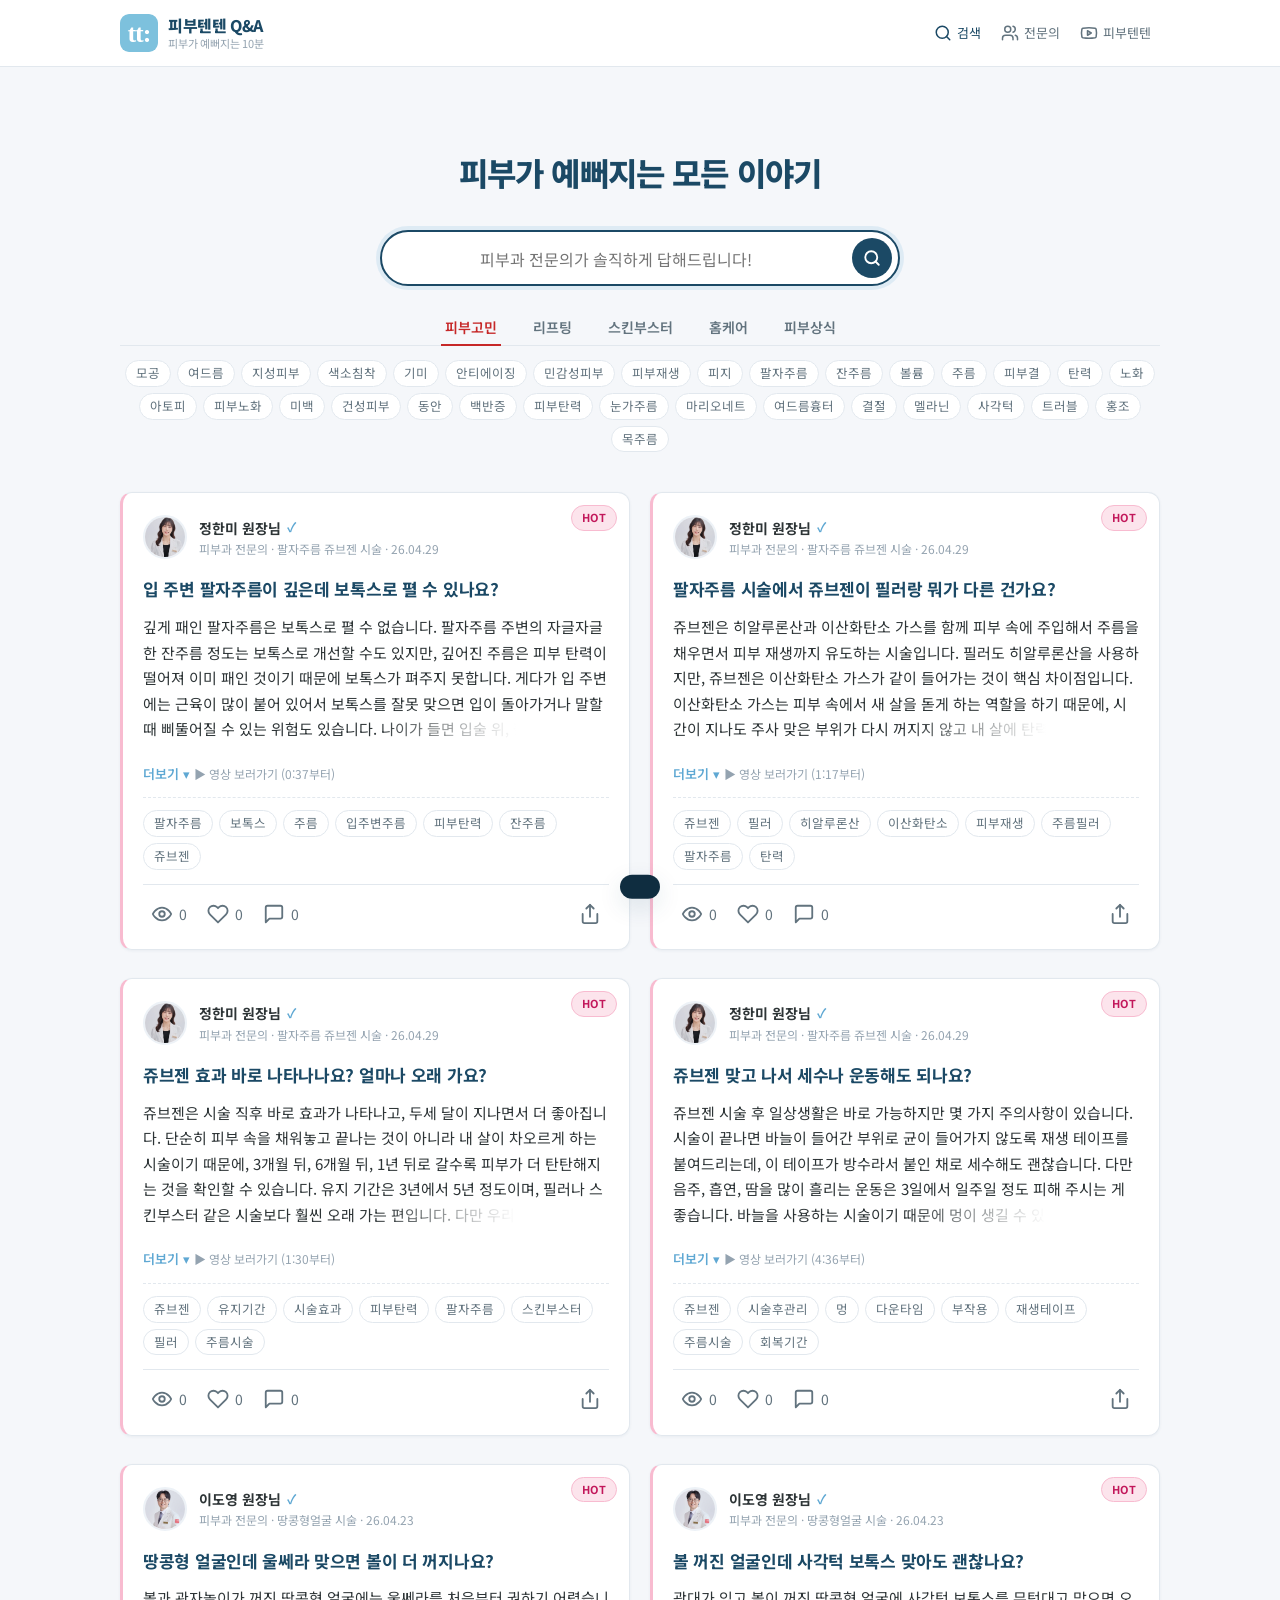
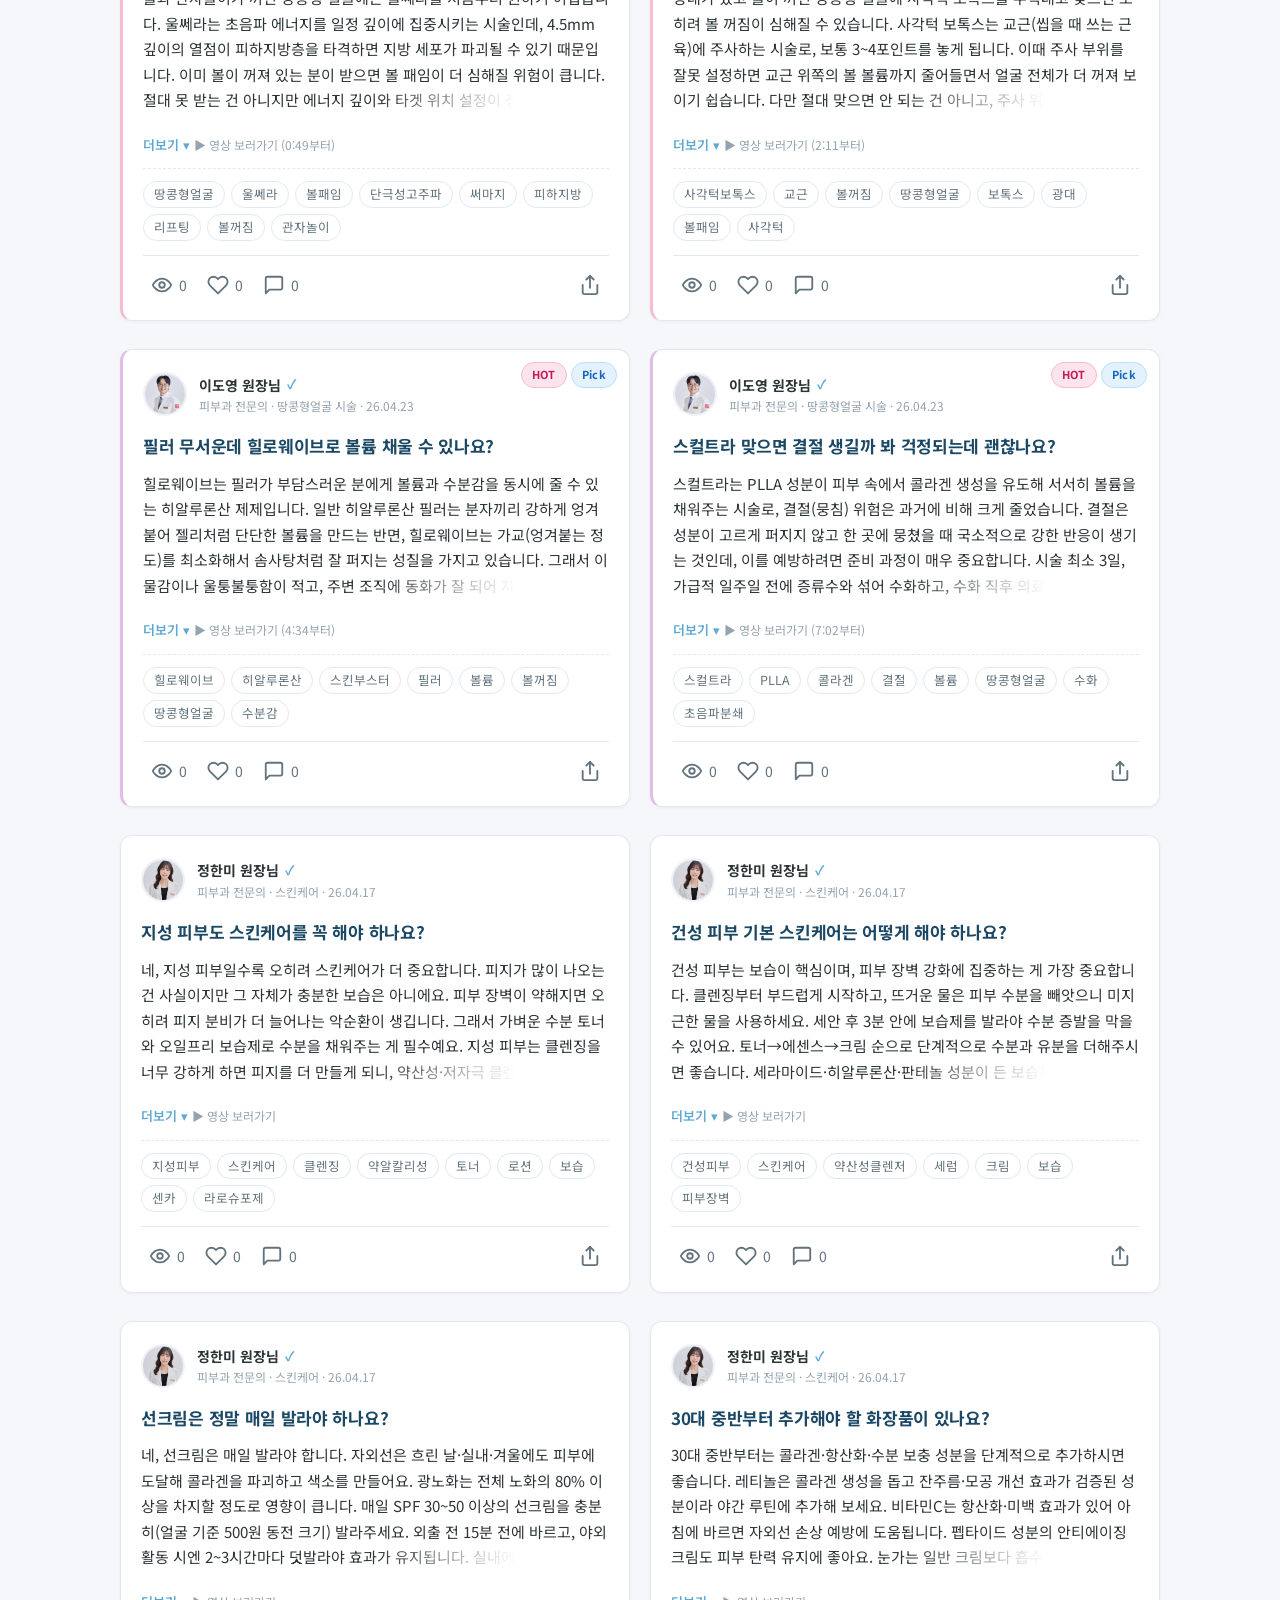
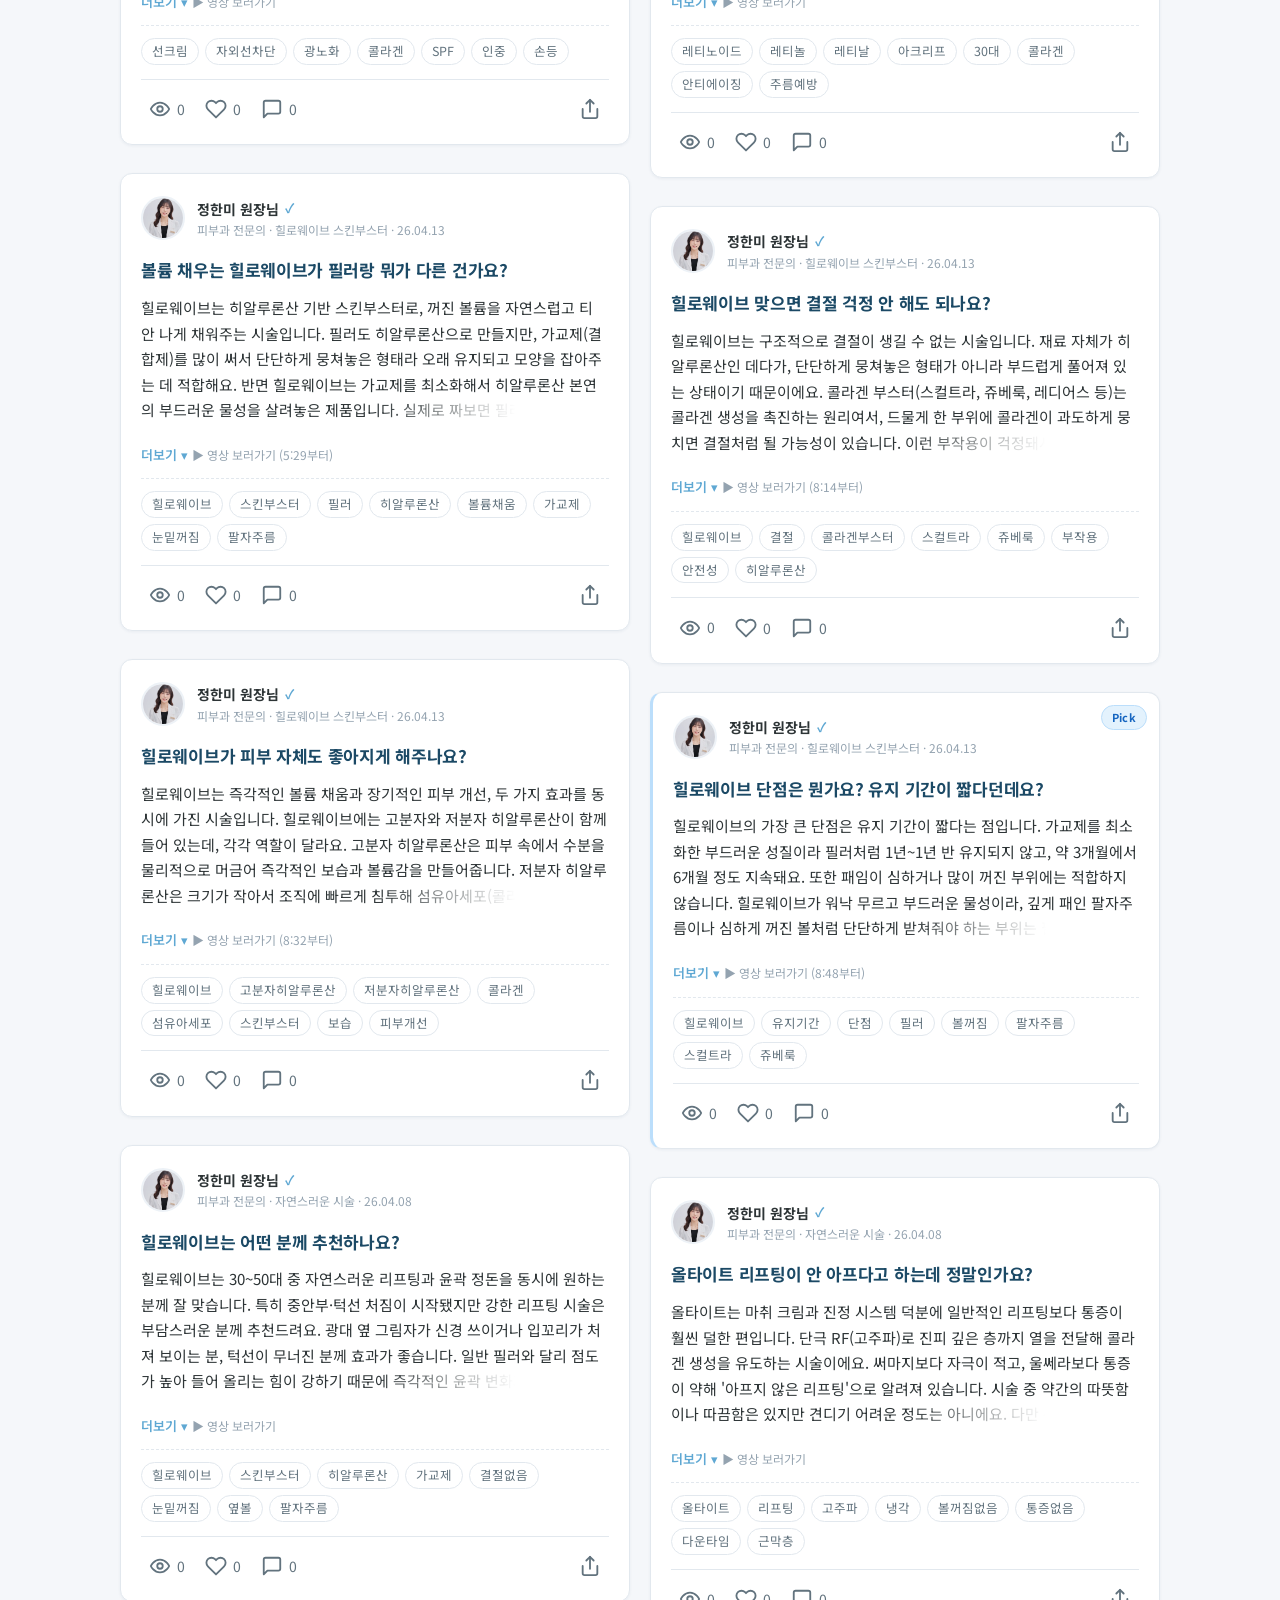
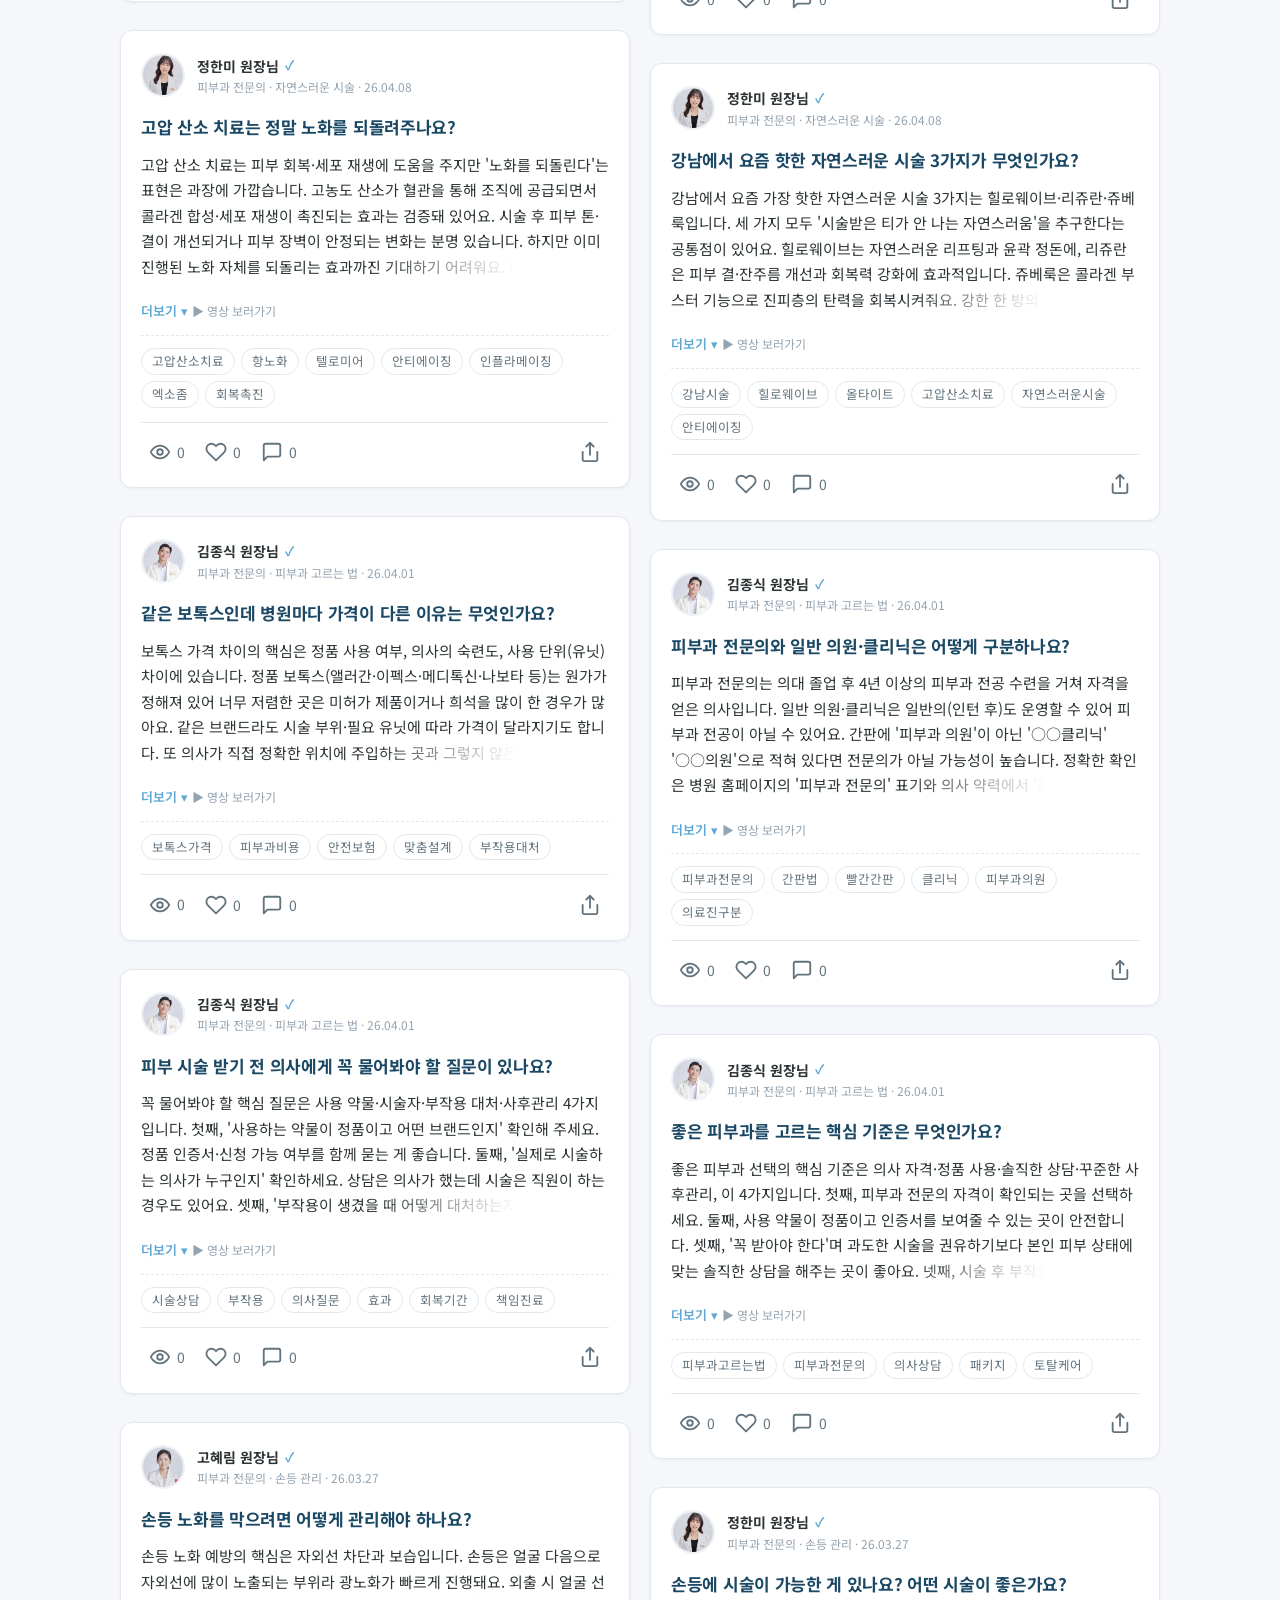
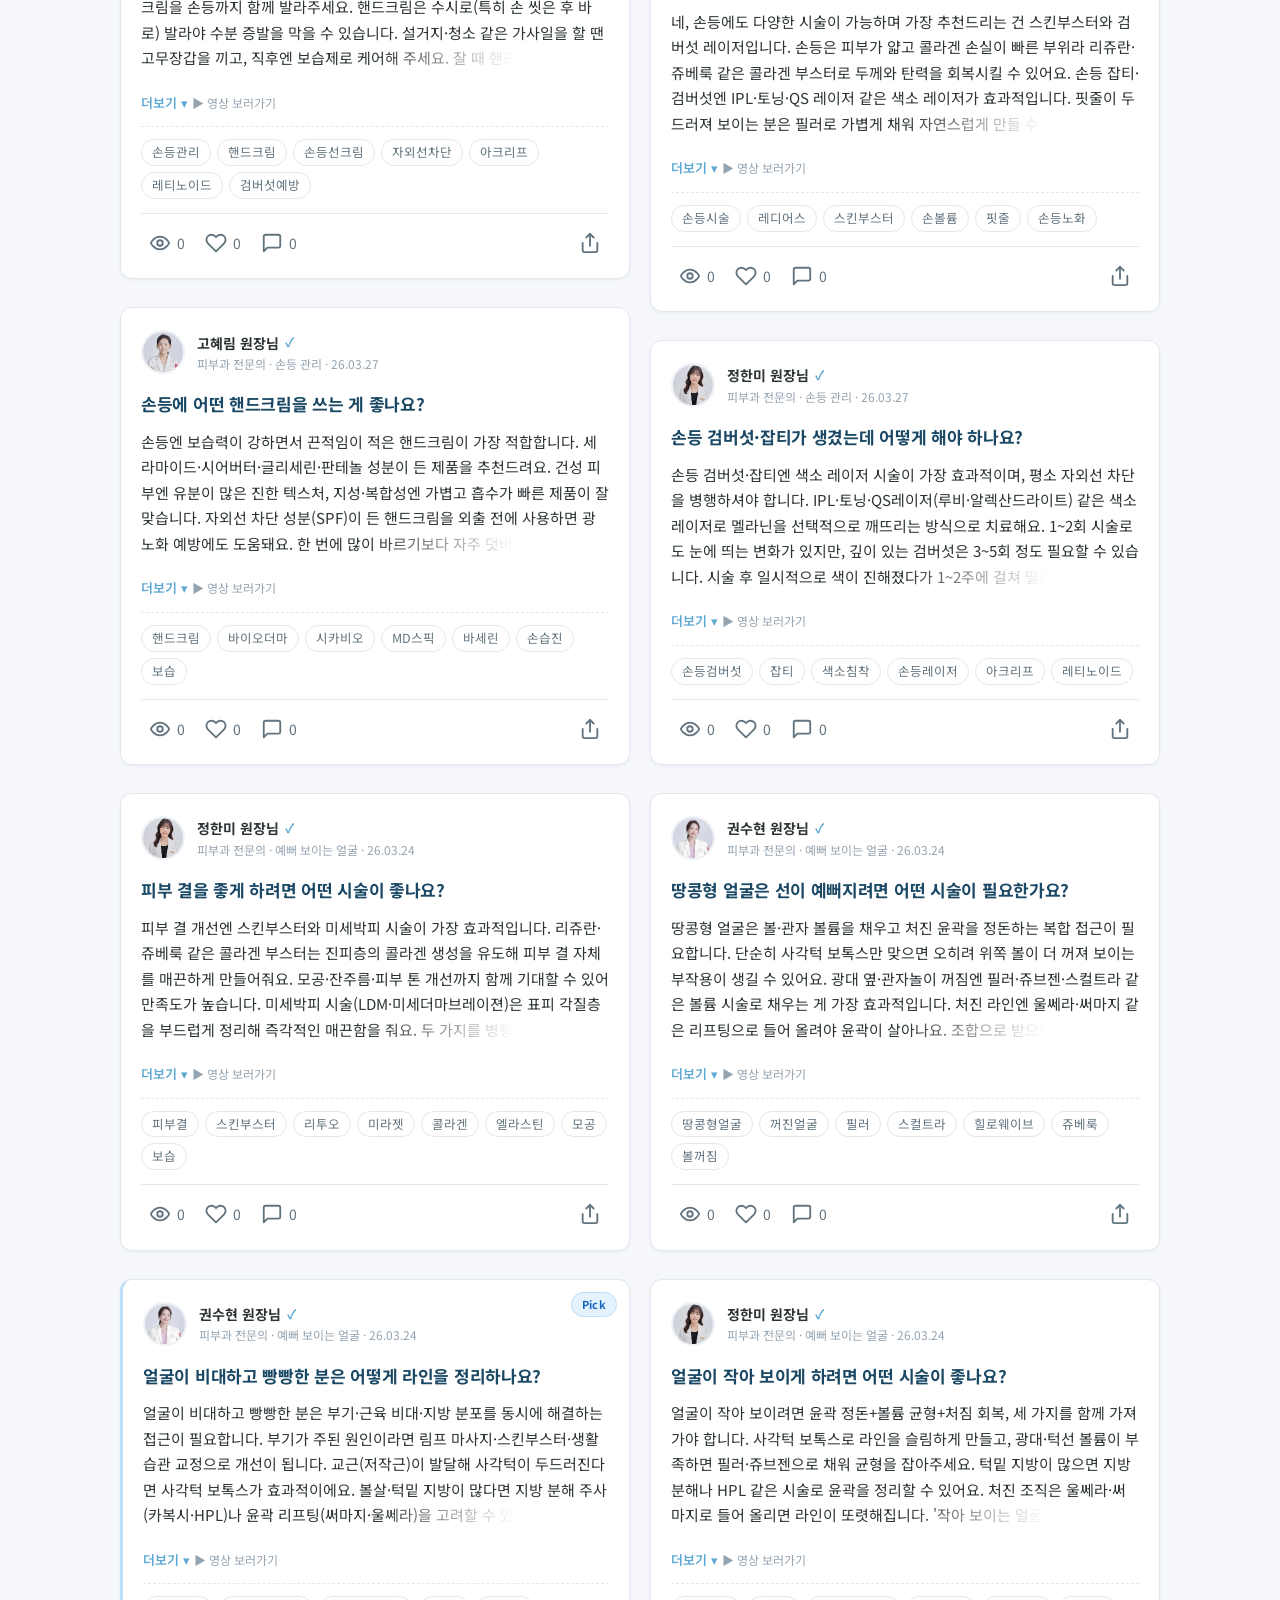
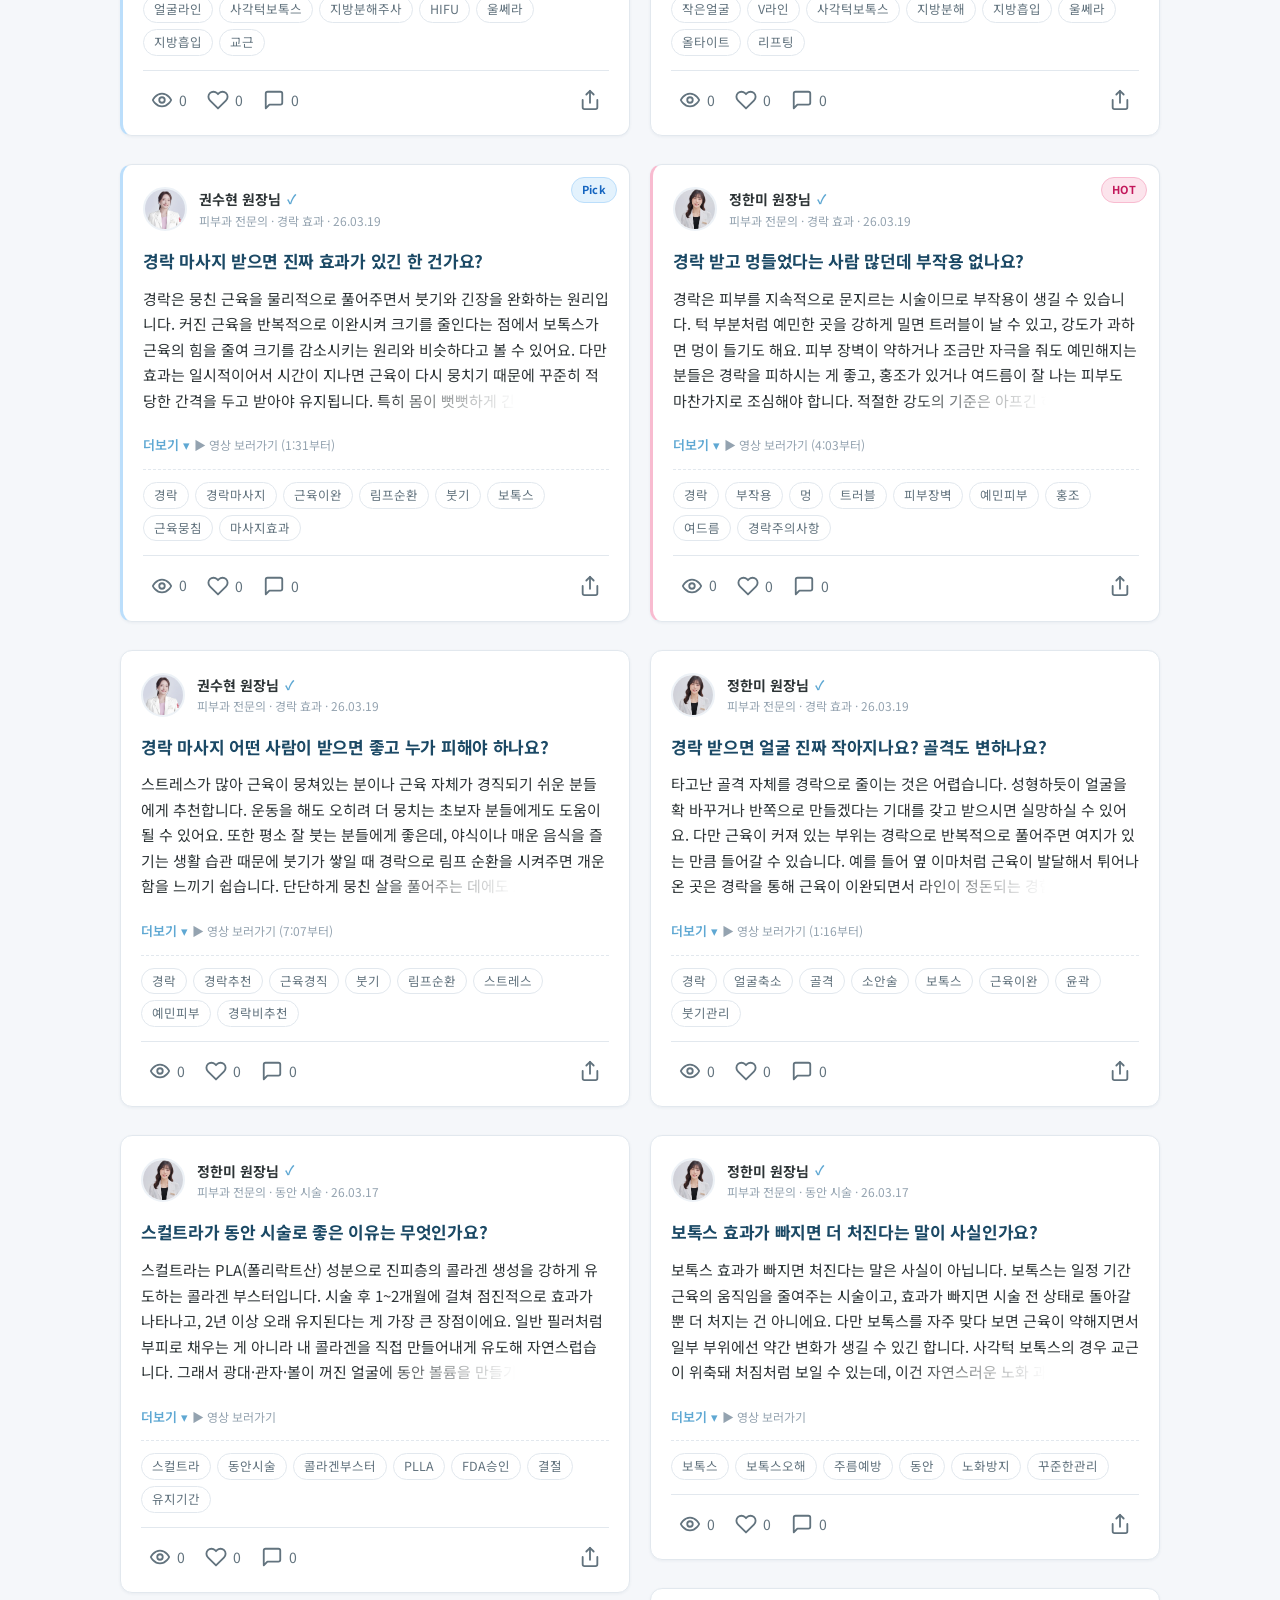
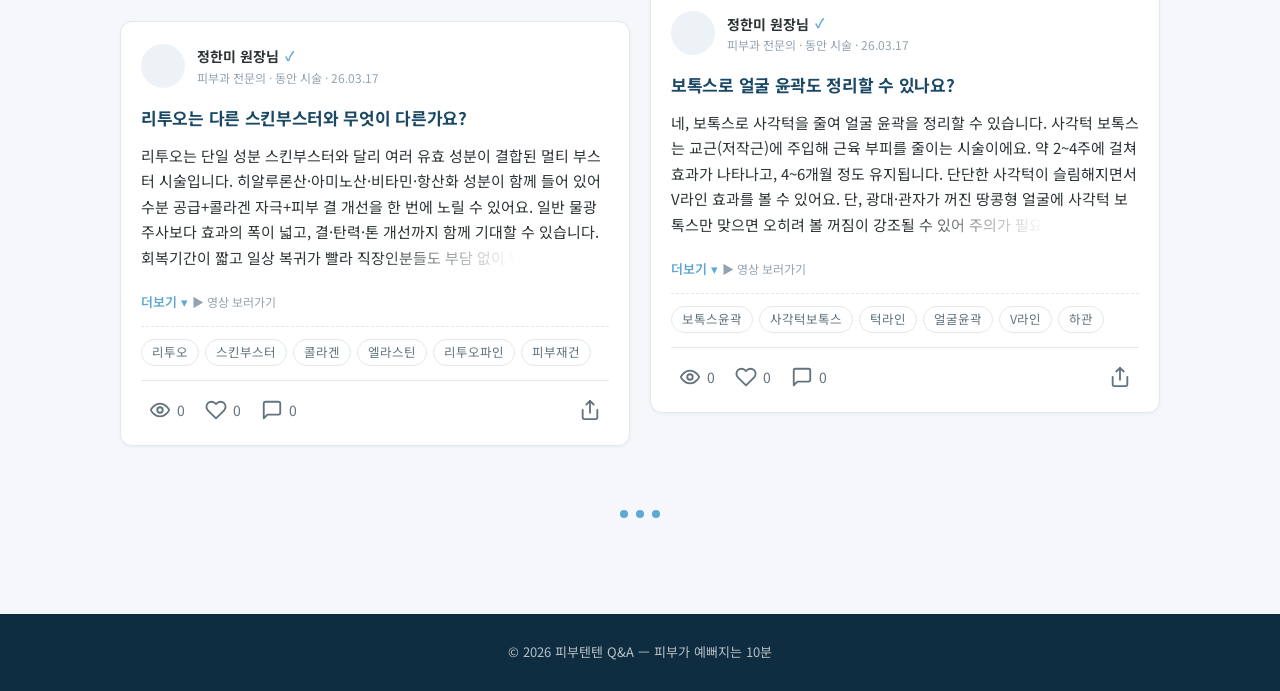
<file: index.html>
<!DOCTYPE html>
<html lang="ko">
<head>
  <meta charset="UTF-8">
  <meta name="viewport" content="width=device-width, initial-scale=1, viewport-fit=cover">
  <meta name="theme-color" content="#1B4965">

  <title>피부텐텐 Q&A. 피부과 전문의가 전하는 예뻐지는 모든 이야기</title>
  <meta name="description" content="피부가 예뻐지는 모든 이야기. 쥬브젠·팔자주름·힐로웨이브·경락·울쎄라·보톡스·필러 등 피부시술 궁금증을 피부과 전문의가 답변한 Q&A로 빠르게 검색하세요. 정한미·박효진·김수형·이도영·권수현 5인 원장 답변 수록.">
  <meta name="keywords" content="피부텐텐, 피부과 Q&A, 피부시술, 쥬브젠, 팔자주름, 힐로웨이브, 경락, 울쎄라, 보톡스, 필러, 입가주름, 스컬트라, 땅콩형 얼굴, 리프팅, 콜라겐, 리쥬란, 피부과 전문의 답변, 피부시술 검색">
  <meta name="author" content="피부텐텐">
  <meta name="robots" content="index, follow, max-image-preview:large, max-snippet:-1">
  <link rel="canonical" href="./">

  <!-- Open Graph / Twitter -->
  <meta property="og:type" content="website">
  <meta property="og:locale" content="ko_KR">
  <meta property="og:site_name" content="피부텐텐 Q&A">
  <meta property="og:title" content="피부텐텐 Q&A. 피부과 전문의가 전하는 예뻐지는 모든 이야기">
  <meta property="og:description" content="피부가 예뻐지는 모든 이야기. 피부과 전문의가 답변한 시술 Q&A 검색.">
  <meta property="og:image" content="./images/og.png">
  <meta property="og:image:width" content="1200">
  <meta property="og:image:height" content="630">
  <meta name="twitter:card" content="summary_large_image">
  <meta name="twitter:image" content="./images/og.png">
  <meta name="twitter:title" content="피부텐텐 Q&A. 피부과 전문의가 전하는 예뻐지는 모든 이야기">
  <meta name="twitter:description" content="피부과 전문의가 답변한 시술 Q&A 검색">

  <link rel="preconnect" href="https://fonts.googleapis.com">
  <link rel="preconnect" href="https://fonts.gstatic.com" crossorigin>
  <link href="https://fonts.googleapis.com/css2?family=Noto+Sans+KR:wght@400;500;600;700;800&display=swap" rel="stylesheet">

  <link rel="stylesheet" href="css/style.css?v=191">
  <link rel="icon" type="image/svg+xml" href="images/logo.svg">
  <link rel="apple-touch-icon" href="images/logo.svg">

  <!-- ====== AEO/GEO/SEO: FAQPage Structured Data ====== -->
  <script type="application/ld+json" id="faq-jsonld">
  {
    "@context": "https://schema.org",
    "@type": "FAQPage",
    "name": "피부텐텐 Q&A",
    "url": "./",
    "speakable": {
      "@type": "SpeakableSpecification",
      "cssSelector": [".qa-card .question", ".qa-card .answer"]
    },
    "mainEntity": []
  }
  </script>
  <!-- WebSite + SearchAction (Google sitelinks search box) -->
  <script type="application/ld+json">
  {
    "@context": "https://schema.org",
    "@type": "WebSite",
    "name": "피부텐텐 Q&A",
    "alternateName": "피부텐텐 Q&A. 피부과 전문의가 전하는 예뻐지는 모든 이야기",
    "url": "./",
    "potentialAction": {
      "@type": "SearchAction",
      "target": "?q={search_term_string}",
      "query-input": "required name=search_term_string"
    }
  }
  </script>
  <!-- Organization -->
  <script type="application/ld+json">
  {
    "@context": "https://schema.org",
    "@type": "MedicalOrganization",
    "name": "피부텐텐",
    "description": "피부과 전문의가 답변하는 피부시술 Q&A 검색엔진",
    "medicalSpecialty": "Dermatology"
  }
  </script>
</head>
<body>
  <header class="site-header">
    <div class="header-inner">
      <a href="./" class="logo" aria-label="피부텐텐 홈">
        <img class="logo-mark" src="images/logo.svg" alt="피부텐텐" width="32" height="32" onerror="this.onerror=null;this.src='images/logo.png'">
        <span class="logo-text">
          <span class="logo-name">피부텐텐 Q&amp;A</span>
          <span class="logo-tagline">피부가 예뻐지는 10분</span>
        </span>
      </a>
      <nav class="header-nav">
        <a href="./" class="active" aria-label="검색">
          <svg viewBox="0 0 24 24" fill="none" stroke="currentColor" stroke-width="2" stroke-linecap="round" stroke-linejoin="round"><circle cx="11" cy="11" r="8"/><path d="m21 21-4.3-4.3"/></svg>
          <span class="nav-text">검색</span>
        </a>
        <a href="./doctors.html" aria-label="전문의">
          <svg viewBox="0 0 24 24" fill="none" stroke="currentColor" stroke-width="2" stroke-linecap="round" stroke-linejoin="round"><path d="M16 21v-2a4 4 0 0 0-4-4H6a4 4 0 0 0-4 4v2"/><circle cx="9" cy="7" r="4"/><path d="M22 21v-2a4 4 0 0 0-3-3.87"/><path d="M16 3.13a4 4 0 0 1 0 7.75"/></svg>
          <span class="nav-text">전문의</span>
        </a>
        <a href="https://www.youtube.com/@pibutenten" target="_blank" rel="noopener" class="nav-yt" aria-label="피부텐텐 유튜브">
          <svg viewBox="0 0 24 24" fill="none" stroke="currentColor" stroke-width="2" stroke-linecap="round" stroke-linejoin="round"><path d="M2.5 17a24.12 24.12 0 0 1 0-10 2 2 0 0 1 1.4-1.4 49.56 49.56 0 0 1 16.2 0A2 2 0 0 1 21.5 7a24.12 24.12 0 0 1 0 10 2 2 0 0 1-1.4 1.4 49.55 49.55 0 0 1-16.2 0A2 2 0 0 1 2.5 17"/><path d="m10 15 5-3-5-3z"/></svg>
          <span class="nav-text">피부텐텐</span>
        </a>
      </nav>
    </div>
  </header>

  <main>
    <!-- Hero -->
    <section class="hero" id="hero">
      <h1>피부가 예뻐지는 모든 이야기</h1>

      <form class="search-form" id="search-form" role="search">
        <input
          type="search"
          class="search-input"
          id="search-input"
          name="q"
          placeholder="피부과 전문의가 솔직하게 답해드립니다!"
          autocomplete="off"
          aria-label="Q&A 검색"
        >
        <button type="submit" class="search-btn" aria-label="검색">
          <svg viewBox="0 0 24 24" fill="none" stroke="currentColor" stroke-width="2.5" stroke-linecap="round" stroke-linejoin="round"><circle cx="11" cy="11" r="8"/><path d="m21 21-4.3-4.3"/></svg>
        </button>
      </form>

      <div class="popular" id="popular-chips">
        <div class="cat-tabs" id="cat-tabs"></div>
        <div class="chips" id="chips-container"></div>
      </div>
    </section>

    <!-- Results -->
    <section id="results-header" class="results-header" hidden></section>
    <section id="results" aria-live="polite"></section>
  </main>

  <footer class="site-footer">
    <div>© 2026 피부텐텐 Q&A — 피부가 예뻐지는 10분</div>
  </footer>

  <div class="toast" id="toast"></div>

  <script src="js/data.js?v=191"></script>
  <script src="js/search.js?v=191"></script>
  <script src="js/app.js?v=191"></script>
</body>
</html>
</file>
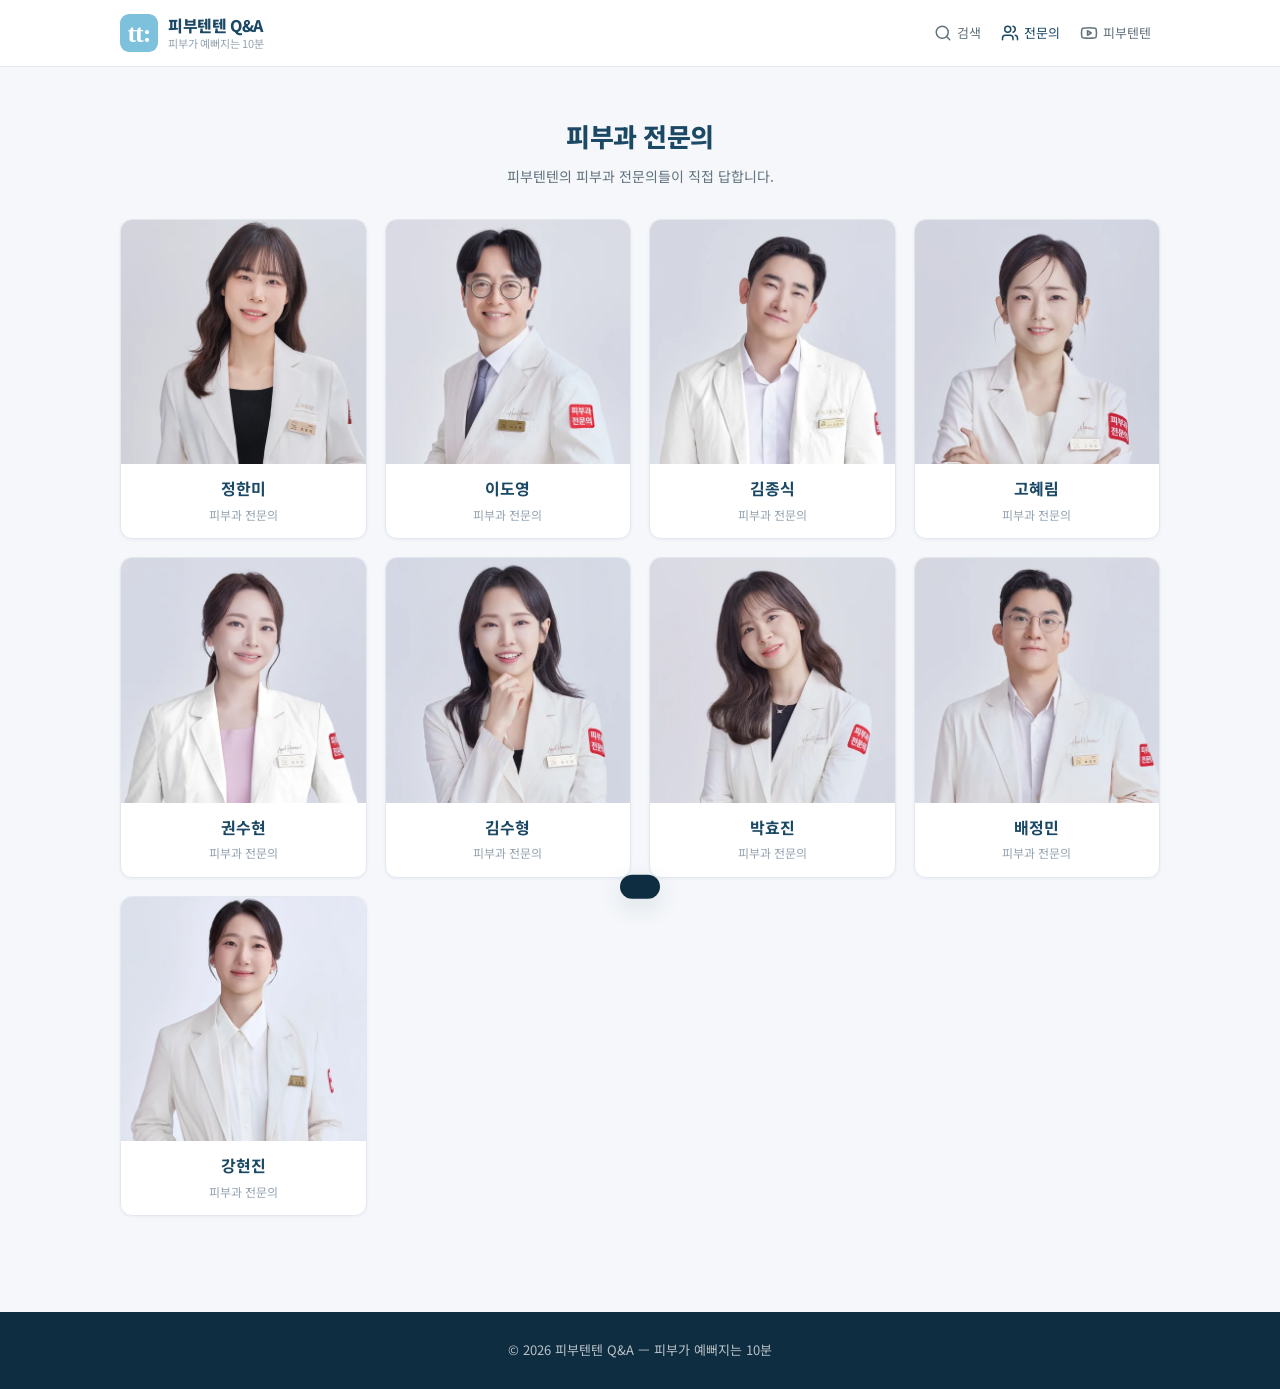
<file: doctors.html>
<!DOCTYPE html>
<html lang="ko">
<head>
  <meta charset="UTF-8">
  <meta name="viewport" content="width=device-width, initial-scale=1, viewport-fit=cover">
  <meta name="theme-color" content="#1B4965">
  <title>전문의 | 피부텐텐 Q&A</title>
  <meta name="description" content="피부텐텐 — 피부과 전문의 소개. 정한미·박효진·김수형·이도영·권수현·고혜림·김종식·배정민·강현진 전문의.">
  <link rel="preconnect" href="https://fonts.googleapis.com">
  <link rel="preconnect" href="https://fonts.gstatic.com" crossorigin>
  <link href="https://fonts.googleapis.com/css2?family=Noto+Sans+KR:wght@400;500;600;700;800&display=swap" rel="stylesheet">
  <link rel="stylesheet" href="css/style.css?v=191">
  <link rel="icon" type="image/svg+xml" href="images/logo.svg">
  <link rel="apple-touch-icon" href="images/logo.svg">
</head>
<body class="page-doctors">
  <header class="site-header">
    <div class="header-inner">
      <a href="./" class="logo" aria-label="피부텐텐 홈">
        <img class="logo-mark" src="images/logo.svg" alt="피부텐텐" width="32" height="32" onerror="this.onerror=null;this.src='images/logo.png'">
        <span class="logo-text">
          <span class="logo-name">피부텐텐 Q&amp;A</span>
          <span class="logo-tagline">피부가 예뻐지는 10분</span>
        </span>
      </a>
      <nav class="header-nav">
        <a href="./" aria-label="검색">
          <svg viewBox="0 0 24 24" fill="none" stroke="currentColor" stroke-width="2" stroke-linecap="round" stroke-linejoin="round"><circle cx="11" cy="11" r="8"/><path d="m21 21-4.3-4.3"/></svg>
          <span class="nav-text">검색</span>
        </a>
        <a href="./doctors.html" class="active" aria-label="전문의">
          <svg viewBox="0 0 24 24" fill="none" stroke="currentColor" stroke-width="2" stroke-linecap="round" stroke-linejoin="round"><path d="M16 21v-2a4 4 0 0 0-4-4H6a4 4 0 0 0-4 4v2"/><circle cx="9" cy="7" r="4"/><path d="M22 21v-2a4 4 0 0 0-3-3.87"/><path d="M16 3.13a4 4 0 0 1 0 7.75"/></svg>
          <span class="nav-text">전문의</span>
        </a>
        <a href="https://www.youtube.com/@pibutenten" target="_blank" rel="noopener" class="nav-yt" aria-label="피부텐텐 유튜브">
          <svg viewBox="0 0 24 24" fill="none" stroke="currentColor" stroke-width="2" stroke-linecap="round" stroke-linejoin="round"><path d="M2.5 17a24.12 24.12 0 0 1 0-10 2 2 0 0 1 1.4-1.4 49.56 49.56 0 0 1 16.2 0A2 2 0 0 1 21.5 7a24.12 24.12 0 0 1 0 10 2 2 0 0 1-1.4 1.4 49.55 49.55 0 0 1-16.2 0A2 2 0 0 1 2.5 17"/><path d="m10 15 5-3-5-3z"/></svg>
          <span class="nav-text">피부텐텐</span>
        </a>
      </nav>
    </div>
  </header>

  <main>
    <section id="doctors-root" aria-live="polite"></section>
  </main>

  <footer class="site-footer">
    <div>© 2026 피부텐텐 Q&A — 피부가 예뻐지는 10분</div>
  </footer>

  <div class="toast" id="toast"></div>

  <script src="js/data.js?v=191"></script>
  <script src="js/search.js?v=191"></script>
  <script src="js/app.js?v=191"></script>
</body>
</html>
</file>
<file: css/style.css>
/* ============================================================
   피부텐텐 써치엔진 - 디자인 시스템
   ============================================================ */

:root {
  --primary: #1B4965;
  --primary-dark: #0F2D40;
  --secondary: #5FA8D3;
  --secondary-light: #BEE9E8;
  --bg: #F5F7FA;
  --bg-soft: #EDF2F7;
  --white: #FFFFFF;
  --text: #2D3436;
  --text-secondary: #62737E;
  --text-muted: #94A3B0;
  --border: #E2E8EE;
  --shadow-sm: 0 1px 3px rgba(27, 73, 101, 0.06);
  --shadow: 0 2px 12px rgba(27, 73, 101, 0.08);
  --shadow-lg: 0 8px 24px rgba(27, 73, 101, 0.12);
  --radius-sm: 8px;
  --radius: 12px;
  --radius-lg: 16px;
  --radius-pill: 999px;
  --max-width: 1080px;
  --font: 'Noto Sans KR', -apple-system, BlinkMacSystemFont, 'Segoe UI', system-ui, sans-serif;
  --transition: 0.2s cubic-bezier(0.4, 0, 0.2, 1);
}

* { box-sizing: border-box; }

html, body {
  margin: 0; padding: 0;
  font-family: var(--font);
  background: var(--bg);
  color: var(--text);
  font-size: 16px;
  line-height: 1.6;
  -webkit-font-smoothing: antialiased;
  -moz-osx-font-smoothing: grayscale;
}

body {
  min-height: 100vh;
  display: flex;
  flex-direction: column;
}

a { color: var(--secondary); text-decoration: none; transition: color var(--transition); }
a:hover { color: var(--primary); }

button {
  font-family: inherit;
  cursor: pointer;
  border: none;
  background: none;
  color: inherit;
  padding: 0;
}

mark {
  background: #FFF3A3;
  color: inherit;
  padding: 0 2px;
  border-radius: 3px;
  font-weight: 600;
}

/* ============== Header ============== */
.site-header {
  background: var(--white);
  border-bottom: 1px solid var(--border);
  position: sticky;
  top: 0;
  z-index: 100;
  backdrop-filter: blur(10px);
  background: rgba(255, 255, 255, 0.92);
}
.header-inner {
  max-width: var(--max-width);
  margin: 0 auto;
  padding: 14px 20px;
  display: flex;
  align-items: center;
  justify-content: space-between;
  gap: 16px;
}
.logo {
  display: flex;
  align-items: center;
  gap: 10px;
  color: var(--primary);
  font-weight: 700;
  font-size: 17px;
  letter-spacing: -0.3px;
  text-decoration: none;
}
.logo-mark {
  width: 38px;
  height: 38px;
  border-radius: 9px;
  display: block;
  flex-shrink: 0;
}
.logo-text {
  display: flex;
  flex-direction: column;
  line-height: 1.1;
}
.logo-name {
  font-weight: 800;
  font-size: 16px;
  color: var(--primary);
  letter-spacing: -0.4px;
}
.logo-tagline {
  font-size: 11px;
  color: var(--text-muted);
  font-weight: 400;
  margin-top: 2px;
  letter-spacing: -0.2px;
}
.load-sentinel {
  display: flex;
  align-items: center;
  justify-content: center;
  padding: 32px 0;
  color: var(--text-muted);
  font-size: 13px;
  gap: 8px;
}
.load-sentinel .dot {
  width: 8px; height: 8px;
  border-radius: 50%;
  background: var(--secondary);
  animation: dotPulse 1.4s ease-in-out infinite;
}
.load-sentinel .dot:nth-child(2) { animation-delay: 0.2s; }
.load-sentinel .dot:nth-child(3) { animation-delay: 0.4s; }
@keyframes dotPulse {
  0%, 80%, 100% { opacity: 0.3; transform: scale(0.7); }
  40% { opacity: 1; transform: scale(1); }
}
.header-nav {
  display: flex;
  align-items: center;
  gap: 2px;
}
.header-nav a {
  display: inline-flex;
  align-items: center;
  gap: 5px;
  font-size: 13px;
  color: var(--text-secondary);
  padding: 7px 9px;
  border-radius: var(--radius-sm);
  transition: background var(--transition), color var(--transition);
}
.header-nav a svg { width: 18px; height: 18px; flex-shrink: 0; }
.header-nav a:hover { background: var(--bg-soft); color: var(--primary); }
.header-nav a.active { color: var(--primary); }
.header-nav a.active svg { stroke: var(--primary); }
.header-nav a.nav-yt:hover { background: rgba(255, 0, 0, 0.06); color: #c00; }
@media (max-width: 600px) {
  .header-inner { padding: 10px 14px; gap: 8px; }
  .logo { gap: 8px; }
  .logo-mark { width: 32px; height: 32px; border-radius: 7px; }
  .logo-name { font-size: 15.5px; }
  .logo-tagline { display: none; }    /* 모바일에선 태그라인 숨김 */
  .header-nav { gap: 0; }
  .header-nav a { padding: 7px; gap: 0; }
  .header-nav .nav-text { display: none; }
  .header-nav a svg { width: 20px; height: 20px; }
}

/* ============== Main ============== */
main {
  flex: 1;
  width: 100%;
  max-width: var(--max-width);
  margin: 0 auto;
  padding: 24px 20px 64px;
  transition: transform 0.32s cubic-bezier(0.4, 0, 0.2, 1);
  will-change: transform;
}

/* ============== Hero ============== */
.hero {
  text-align: center;
  padding: 56px 0 40px;
}
.hero h1, .hero .subtitle {
  transition: opacity 0.22s ease;
}
.hero.search-focused h1,
.hero.search-focused .subtitle {
  opacity: 0;
  pointer-events: none;
}
.hero h1 {
  font-size: 32px;
  font-weight: 800;
  color: var(--primary);
  margin: 0 0 32px;     /* subtitle 제거에 따른 여백 보강 */
  letter-spacing: -0.8px;
}
.hero .subtitle {
  font-size: 16px;
  color: var(--text-secondary);
  margin: 0 0 36px;
}

/* ============== Search Bar ============== */
.search-form {
  position: relative;
  max-width: 520px;
  margin: 0 auto;
}
.search-input {
  width: 100%;
  height: 56px;
  padding: 0 56px 0 24px;
  border: 2px solid var(--secondary);
  border-radius: var(--radius-pill);
  background: var(--white);
  font-family: inherit;
  font-size: 17px;
  font-weight: 700;
  color: var(--text);
  outline: none;
  text-align: center;
  box-shadow: var(--shadow-sm);
  transition: border-color var(--transition), box-shadow var(--transition);
}
.search-input::placeholder {
  font-weight: 400;       /* placeholder는 가볍게 유지 */
  font-size: 16px;
}
.search-input:focus {
  border-color: var(--primary);
  box-shadow: 0 0 0 4px rgba(95, 168, 211, 0.15);
}
.search-btn {
  position: absolute;
  right: 8px;
  top: 50%;
  transform: translateY(-50%);
  width: 40px; height: 40px;
  border-radius: 50%;
  background: var(--primary);
  color: white;
  display: flex;
  align-items: center;
  justify-content: center;
  transition: background var(--transition);
}
.search-btn:hover { background: var(--primary-dark); }
.search-btn svg { width: 18px; height: 18px; }

/* ============== Popular Chips ============== */
.popular {
  margin-top: 24px;
  text-align: center;
}
.popular-label {
  font-size: 13px;
  color: var(--text-muted);
  margin-bottom: 10px;
}
.popular .chips {
  max-height: 96px;     /* 약 3줄 */
  overflow: hidden;
  transition: max-height 0.3s ease;
}
.popular.expanded .chips {
  max-height: 600px;
}
.chips-more {
  margin-top: 8px;
  background: none;
  border: none;
  color: var(--text-muted);
  font-size: 12px;
  cursor: pointer;
  padding: 4px 10px;
  border-radius: var(--radius-sm);
  transition: background var(--transition);
}
.chips-more:hover { background: var(--bg-soft); color: var(--primary); }
.chips {
  display: flex;
  flex-wrap: wrap;
  gap: 6px;
  justify-content: center;
}
.chip {
  display: inline-block;
  padding: 3px 10px;
  background: var(--white);
  border: 1px solid var(--border);
  border-radius: var(--radius-pill);
  font-size: 12.5px;
  color: var(--text-secondary);
  cursor: pointer;
  transition: all var(--transition);
  line-height: 1.5;
}
.chip:hover {
  border-color: var(--secondary);
  color: var(--primary);
  background: var(--bg-soft);
}

/* ============== Results Header ============== */
.results-header {
  margin: 16px 0 24px;
  padding: 0 4px;
  font-size: 14px;
  color: var(--text-secondary);
}
.results-header strong { color: var(--primary); }

/* video-group / thread 래퍼 무력화 → grid item이 .qa-card 단위가 됨 */
.video-group, .thread { display: contents; }

#results-header, .qa-detail {
  max-width: 720px;
  margin-left: auto;
  margin-right: auto;
}
/* 모바일/태블릿: 카드 가독성 폭 720, 가운데 정렬 */
#results { max-width: 720px; margin-left: auto; margin-right: auto; }

/* 데스크탑: 진짜 Masonry 레이아웃 (JS로 짧은 컬럼에 카드 분배) */
@media (min-width: 900px) {
  #results {
    display: flex;
    gap: 20px;
    flex-wrap: wrap;
    max-width: 1080px;
    align-items: flex-start;
  }
  #results .col-left,
  #results .col-right,
  #pop-cards-wrap .col-left,
  #pop-cards-wrap .col-right {
    flex: 1 1 0;
    min-width: 0;
    display: flex;
    flex-direction: column;
    gap: 16px;
  }
  #pop-cards-wrap {
    display: flex;
    gap: 20px;
    flex-wrap: wrap;
    align-items: flex-start;
  }
  .qa-card {
    max-width: none;
    margin: 0;
    cursor: pointer;
  }
  .qa-card .answer.collapsed { cursor: pointer; }
  .load-sentinel {
    width: 100%;
    flex-basis: 100%;
  }
}
.qa-card .answer.collapsed { cursor: pointer; }
.video-group-header {
  display: flex;
  align-items: center;
  gap: 12px;
  padding: 14px 16px;
  background: linear-gradient(135deg, rgba(27, 73, 101, 0.04), rgba(95, 168, 211, 0.04));
  border-radius: var(--radius);
  margin-bottom: 12px;
  border: 1px solid var(--border);
}
.video-group-header .topic-badge {
  display: inline-flex;
  align-items: center;
  gap: 6px;
  font-size: 13px;
  font-weight: 600;
  color: var(--primary);
}
.video-group-header .video-meta {
  font-size: 12px;
  color: var(--text-muted);
}
.video-group-header .yt-link {
  margin-left: auto;
  font-size: 12px;
  font-weight: 500;
  display: inline-flex;
  align-items: center;
  gap: 4px;
  padding: 4px 10px;
  border-radius: var(--radius-pill);
  background: rgba(255, 0, 0, 0.06);
  color: #c00;
}
.video-group-header .yt-link:hover { background: rgba(255, 0, 0, 0.12); }

/* Thread (커넥터 세로선 제거) */
.thread {
  position: relative;
}

/* ============== QA Card ============== */
.qa-card {
  background: var(--white);
  border-radius: var(--radius);
  padding: 18px 20px;
  margin-bottom: 12px;
  box-shadow: var(--shadow-sm);
  border: 1px solid var(--border);
  position: relative;
  z-index: 2;
  animation: fadeInUp 0.4s ease-out both;
}
@keyframes fadeInUp {
  from { opacity: 0; transform: translateY(10px); }
  to { opacity: 1; transform: translateY(0); }
}
.qa-card .doctor-row {
  display: flex;
  align-items: center;
  gap: 12px;
  margin-bottom: 14px;
}
.qa-card .avatar {
  width: 44px; height: 44px;
  border-radius: 50%;
  object-fit: cover;
  border: 2px solid var(--bg-soft);
  background: var(--bg-soft);
  flex-shrink: 0;
}
.qa-card .doctor-info {
  flex: 1;
  min-width: 0;
}
.qa-card .doctor-name {
  font-weight: 700;
  font-size: 14px;
  color: var(--text);
  display: flex;
  align-items: center;
  gap: 6px;
}
.qa-card .doctor-name .verified {
  color: var(--secondary);
  font-size: 13px;
}
.qa-card .doctor-meta {
  font-size: 12px;
  color: var(--text-muted);
}
.qa-card .question {
  font-size: 17px;
  font-weight: 700;
  color: var(--primary);
  margin: 0 0 12px;
  line-height: 1.45;
  letter-spacing: -0.3px;
}
.qa-card .answer {
  font-size: 15px;
  color: var(--text);
  line-height: 1.7;
  margin: 0 0 14px;
}
.qa-card .answer.collapsed {
  display: -webkit-box;
  -webkit-line-clamp: 5;
  -webkit-box-orient: vertical;
  overflow: hidden;
  position: relative;
}
.qa-card .answer.collapsed::after {
  content: '';
  position: absolute;
  bottom: 0;
  right: 0;
  width: 50%;
  height: 1.7em;
  background: linear-gradient(to right, transparent, var(--card-bg, var(--white)) 60%);
  pointer-events: none;
}
.qa-card .toggle-more {
  font-size: 13px;
  font-weight: 600;
  color: var(--secondary);
  margin-top: 4px;
  display: inline-block;
}
.qa-card .toggle-more:hover { color: var(--primary); }

/* Tags - chip 스타일과 통일 */
.qa-card .tags {
  display: flex;
  flex-wrap: wrap;
  gap: 6px;
  margin-top: 12px;
  padding-top: 12px;
  border-top: 1px dashed var(--border);
  max-height: 240px;          /* 약 8줄 분량, 그 이상이면 부드러운 스크롤 */
  overflow-y: auto;
  scroll-behavior: smooth;
  -webkit-overflow-scrolling: touch;
}
.qa-card .tags::-webkit-scrollbar { width: 6px; }
.qa-card .tags::-webkit-scrollbar-thumb {
  background: var(--border);
  border-radius: 3px;
}
.qa-card .tags::-webkit-scrollbar-thumb:hover { background: var(--text-secondary); }
.qa-card .tag {
  display: inline-block;
  padding: 3px 10px;
  background: var(--white);
  border: 1px solid var(--border);
  border-radius: var(--radius-pill);
  font-size: 12.5px;
  color: var(--text-secondary);
  cursor: pointer;
  transition: all var(--transition);
  line-height: 1.5;
}
.qa-card .tag:hover {
  border-color: var(--secondary);
  color: var(--primary);
  background: var(--bg-soft);
}
/* 카드 안 키워드 매칭 시: 카테고리 없는(화이트리스트 외) 키워드는 기본 회색, 카테고리 있으면 cat-* 색으로 오버라이드 */
.qa-card .tag.tag-match {
  font-weight: 600;
  background: #F5F5F5;
  border-color: #BDBDBD;
  color: #424242;
}
/* 기본 chip-match (카테고리 슬러그 없을 때 fallback) */
.chip.chip-match {
  font-weight: 600;
}

/* ====== 카테고리 탭 ====== */
.cat-tabs {
  display: flex;
  flex-wrap: wrap;
  justify-content: center;
  gap: 6px;
  margin-bottom: 12px;
}
.cat-tabs {
  border-bottom: 1px solid var(--border);
  gap: 8px 28px;
  margin-bottom: 14px;      /* 선 위 padding(7px)과 시각적 균형 */
  padding-bottom: 0;
}
@media (max-width: 600px) {
  .cat-tabs {
    flex-wrap: nowrap;            /* 한 줄 고정 */
    overflow-x: auto;
    gap: 0 14px;
    justify-content: center;
    padding: 0 4px;
    scrollbar-width: none;
    margin-bottom: 12px;          /* 선 위 padding(6px)과 시각적 균형 */
  }
  .cat-tabs::-webkit-scrollbar { display: none; }
  .cat-tab {
    flex-shrink: 0;
    padding: 6px 2px;       /* 8px → 6px : 탭 텍스트와 밑줄 간격도 살짝 좁힘 */
    font-size: 13px;
  }
}
.cat-tab {
  position: relative;
  padding: 7px 4px;          /* 10px → 7px */
  border: none;
  background: none;
  color: var(--text-secondary);
  font-size: 14px;
  font-weight: 600;
  cursor: pointer;
  border-bottom: 2px solid transparent;
  margin-bottom: -1px;
  transition: color var(--transition), border-color var(--transition), transform 0.15s ease-out;
  border-radius: 0;
  overflow: visible;
  -webkit-tap-highlight-color: transparent;
}
.cat-tab:hover { color: var(--primary); }
.cat-tab:active { transform: scale(0.96); }

/* 클릭 시 잠깐 커졌다가 돌아오는 부드러운 피드백 */
.cat-tab.tapping {
  animation: cat-grow 0.4s ease-out;
}
@keyframes cat-grow {
  0%   { transform: scale(1); }
  45%  { transform: scale(1.18); }
  100% { transform: scale(1); }
}

/* 활성 탭: 카테고리별 색 밑줄 + 텍스트 색 (배경/박스 없음) */
.cat-tab.cat-lifting.active   { color: #1565C0; border-bottom-color: #1565C0; background: none; }
.cat-tab.cat-injection.active { color: #6A1B9A; border-bottom-color: #6A1B9A; background: none; }
.cat-tab.cat-condition.active { color: #C62828; border-bottom-color: #C62828; background: none; }
.cat-tab.cat-homecare.active  { color: #F57F17; border-bottom-color: #F57F17; background: none; }
.cat-tab.cat-cosmetic.active  { color: #5D4037; border-bottom-color: #5D4037; background: none; }
.cat-tab.cat-other.active     { color: #424242; border-bottom-color: #757575; background: none; }

/* 칩/태그 디폴트는 색 없음 (기본 흰 배경 + 회색 글씨, 기존 .chip/.tag 스타일 그대로) */
/* 매칭 시에만 카테고리별 색 적용 - 검색창 밑 칩 + 카드 안 키워드 모두 동일 */
.chip.chip-lifting.chip-match,
.qa-card .tag.tag-match.cat-lifting   { background: #E3F2FD; border-color: #90CAF9; color: #1565C0; }
.chip.chip-injection.chip-match,
.qa-card .tag.tag-match.cat-injection { background: #F3E5F5; border-color: #CE93D8; color: #6A1B9A; }
.chip.chip-condition.chip-match,
.qa-card .tag.tag-match.cat-condition { background: #FFEBEE; border-color: #EF9A9A; color: #C62828; }
.chip.chip-homecare.chip-match,
.qa-card .tag.tag-match.cat-homecare  { background: #FFF8E1; border-color: #FFE082; color: #F57F17; }
.chip.chip-cosmetic.chip-match,
.qa-card .tag.tag-match.cat-cosmetic  { background: #EFEBE9; border-color: #BCAAA4; color: #5D4037; }
.chip.chip-other.chip-match,
.qa-card .tag.tag-match.cat-other     { background: #E0E0E0; border-color: #9E9E9E; color: #212121; }

/* ====== HOT / 원장님 Pick 카드 강조 ====== */
/* 배경 강조 제거 - 좌측 컬러 바(연한 톤) + 우상단 배지로만 표시 */
.qa-card { position: relative; }
.qa-card.is-hot  { border-left: 3px solid #F8BBD0; }   /* 연한 핑크 */
.qa-card.is-pick { border-left: 3px solid #BBDEFB; }   /* 연한 블루 */
.qa-card.is-hot.is-pick { border-left: 3px solid #E1BEE7; }   /* 연한 보라 */
/* 배지 컨테이너: 우상단에 좌우 나란히 배치 */
.card-badges {
  position: absolute;
  top: 12px;
  right: 12px;
  display: flex;
  gap: 4px;
  z-index: 1;
}
.card-badge {
  padding: 3px 10px;
  font-size: 11px;
  font-weight: 700;
  border-radius: var(--radius-pill);
  letter-spacing: 0.3px;
}
/* 배지: 좌측바와 동일한 연한 톤. 가독성 위해 글씨는 진한 색 유지 */
.badge-hot  { background: #FCE4EC; color: #C2185B; border: 1px solid #F8BBD0; }
.badge-pick { background: #E3F2FD; color: #1565C0; border: 1px solid #BBDEFB; }

/* Action bar */
.qa-card .actions {
  display: flex;
  align-items: center;
  justify-content: space-between;
  margin-top: 14px;
  padding-top: 12px;
  border-top: 1px solid var(--border);
}
.qa-card .actions-left {
  display: flex;
  align-items: center;
  gap: 4px;
}
.qa-card .action-btn {
  display: inline-flex;
  align-items: center;
  gap: 6px;
  font-size: 14px;
  color: var(--text-secondary);
  padding: 6px 8px;
  border-radius: var(--radius-sm);
  transition: all var(--transition);
}
.qa-card .action-btn:hover { color: var(--primary); background: var(--bg-soft); }
.qa-card .action-btn.read-stat { cursor: default; pointer-events: none; }
.qa-card .action-btn.active { color: #e0245e; }
.qa-card .action-btn.saved { color: #f5a623; }
.qa-card .action-btn svg { width: 22px; height: 22px; }
.qa-card .action-btn .count { font-size: 14px; font-variant-numeric: tabular-nums; }

/* YouTube original link */
.qa-card .yt-original {
  display: inline-flex;
  align-items: center;
  gap: 4px;
  font-size: 12px;
  color: var(--text-muted);
  margin-top: 8px;
}
.qa-card .yt-original:hover { color: #c00; }

/* ============== Empty state ============== */
.empty-state {
  text-align: center;
  padding: 64px 20px;
  color: var(--text-secondary);
}
.empty-state h3 {
  font-size: 18px;
  color: var(--text);
  margin: 0 0 8px;
}
.empty-state p { font-size: 14px; margin: 0 0 20px; }

/* ============== Comments ============== */
.comments-section {
  margin-top: 16px;
  padding-top: 14px;
  border-top: 1px solid var(--border);
}
.comments-toggle {
  font-size: 13px;
  color: var(--text-secondary);
  display: inline-flex;
  align-items: center;
  gap: 5px;
  cursor: pointer;
}
.comments-toggle:hover { color: var(--primary); }
.comments-list {
  margin-top: 12px;
  display: flex;
  flex-direction: column;
  gap: 10px;
}
.comment {
  background: var(--bg-soft);
  border-radius: var(--radius-sm);
  padding: 10px 14px;
  font-size: 14px;
}
.comment-header {
  display: flex;
  justify-content: space-between;
  align-items: center;
  margin-bottom: 4px;
  font-size: 12px;
}
.comment-author {
  font-weight: 600;
  color: var(--primary);
}
.comment-date {
  color: var(--text-muted);
}
.comment-body {
  color: var(--text);
  word-break: break-word;
  white-space: pre-wrap;
}
.comment-actions {
  margin-top: 6px;
  display: flex;
  gap: 8px;
}
.comment-actions button {
  font-size: 12px;
  color: var(--text-muted);
}
.comment-actions button:hover { color: #e0245e; }

.comment-form {
  display: grid;
  grid-template-columns: 1fr 1fr;
  gap: 8px;
  margin-top: 12px;
}
.comment-form input,
.comment-form textarea {
  font-family: inherit;
  font-size: 14px;
  padding: 10px 12px;
  border: 1px solid var(--border);
  border-radius: var(--radius-sm);
  background: var(--white);
  color: var(--text);
  outline: none;
  transition: border-color var(--transition);
}
.comment-form input:focus,
.comment-form textarea:focus { border-color: var(--secondary); }
.comment-form textarea {
  grid-column: 1 / -1;
  resize: vertical;
  min-height: 70px;
}
.comment-form button {
  grid-column: 1 / -1;
  background: var(--primary);
  color: white;
  font-weight: 600;
  padding: 10px;
  border-radius: var(--radius-sm);
  font-size: 14px;
  transition: background var(--transition);
}
.comment-form button:hover { background: var(--primary-dark); }
.comment-form button:disabled { background: var(--text-muted); cursor: not-allowed; }
.comments-status {
  font-size: 12px;
  color: var(--text-muted);
  text-align: center;
  padding: 8px 0;
}

/* ============== Toast ============== */
.toast {
  position: fixed;
  bottom: 30px;
  left: 50%;
  transform: translateX(-50%) translateY(120%);
  background: var(--primary-dark);
  color: white;
  padding: 12px 20px;
  border-radius: var(--radius-pill);
  font-size: 14px;
  box-shadow: var(--shadow-lg);
  z-index: 1000;
  transition: transform 0.3s cubic-bezier(0.4, 0, 0.2, 1);
}
.toast.show { transform: translateX(-50%) translateY(0); }

/* ============== Footer ============== */
.site-footer {
  background: var(--primary-dark);
  color: rgba(255, 255, 255, 0.7);
  padding: 28px 20px;
  text-align: center;
  font-size: 13px;
  margin-top: auto;
}
.site-footer a { color: var(--secondary-light); }
.site-footer .links { margin-top: 6px; }
.site-footer .links a { margin: 0 8px; }

/* ============== Responsive ============== */
@media (max-width: 600px) {
  .hero { padding: 40px 0 28px; }
  .hero h1 { font-size: 26px; }
  .hero .subtitle { font-size: 14px; }
  .search-input { height: 50px; font-size: 15px; padding-left: 20px; padding-right: 50px; }
  .search-btn { width: 36px; height: 36px; }
  .qa-card { padding: 16px; }
  .qa-card .question { font-size: 16px; }
  .qa-card .answer { font-size: 14px; }
  .header-inner { padding: 12px 16px; }
  .logo { font-size: 15px; }
  main { padding: 16px 16px 48px; }
  .video-group-header { padding: 12px; flex-wrap: wrap; }
  .video-group-header .yt-link { margin-left: 0; }
  .comment-form { grid-template-columns: 1fr; }
}

/* ============== Single QA page ============== */
.qa-detail {
  max-width: 680px;
  margin: 0 auto;
}
.qa-detail .back-link {
  display: inline-flex;
  align-items: center;
  gap: 4px;
  font-size: 14px;
  color: var(--text-secondary);
  margin-bottom: 16px;
}
.qa-detail .back-link:hover { color: var(--primary); }

/* Saved page */
.saved-empty {
  text-align: center;
  padding: 48px 20px;
  color: var(--text-secondary);
}
.popular-notice {
  text-align: center;
  font-size: 13px;
  color: var(--text-muted);
  padding: 10px 14px;
  margin: 0 auto 16px;
  max-width: 720px;
  background: var(--bg-soft);
  border-radius: var(--radius-sm);
}

/* ============== Doctors page ============== */
.doctors-header {
  text-align: center;
  margin: 24px 0 32px;
}
.doctors-header h2 {
  font-size: 26px;
  font-weight: 800;
  color: var(--primary);
  margin: 0 0 8px;
  letter-spacing: -0.5px;
}
.doctors-sub {
  font-size: 14px;
  color: var(--text-secondary);
  margin: 0;
}
.doctor-grid {
  display: grid;
  grid-template-columns: repeat(2, 1fr);
  gap: 14px;
  margin-bottom: 32px;
}
@media (min-width: 600px) {
  .doctor-grid { grid-template-columns: repeat(3, 1fr); gap: 16px; }
}
@media (min-width: 900px) {
  .doctor-grid { grid-template-columns: repeat(4, 1fr); gap: 18px; }
}
.doctor-card {
  display: flex;
  flex-direction: column;
  background: var(--white);
  border: 1px solid var(--border);
  border-radius: var(--radius);
  overflow: hidden;
  text-decoration: none;
  color: inherit;
  box-shadow: var(--shadow-sm);
  transition: transform var(--transition), box-shadow var(--transition), border-color var(--transition);
  animation: fadeInUp 0.4s ease-out both;
  cursor: pointer;
}
.doctor-card:hover {
  transform: translateY(-3px);
  box-shadow: var(--shadow-lg);
  border-color: var(--secondary);
}
.doctor-photo {
  width: 100%;
  aspect-ratio: 1 / 1;
  object-fit: cover;
  display: block;
  background: var(--bg-soft);
}
.doctor-card-body {
  padding: 12px 14px 14px;
  text-align: center;
}
.doctor-card-name {
  font-size: 16px;
  font-weight: 700;
  color: var(--primary);
  margin-bottom: 3px;
}
.doctor-card-title {
  font-size: 12px;
  color: var(--text-muted);
}

/* Single doctor hero — 좌측 텍스트 + 우측 누끼 인물 (배경 없음, 하단 라인에 인물 딱 맞춤) */
.doctor-hero {
  display: grid;
  grid-template-columns: 1fr 1fr;
  align-items: stretch;          /* info가 hero 전체 높이로 */
  padding: 12px 0 0;
  margin-bottom: 24px;
  border-bottom: 1px solid var(--border);
  min-height: 360px;             /* meta가 하단으로 갈 충분한 높이 */
}
.doctor-hero-info {
  display: flex;
  flex-direction: column;
  padding: 96px 24px 56px 72px;  /* 좌측 들여쓰기 ↑ */
  text-align: left;
}
.doctor-hero-meta {
  margin-top: auto;              /* 이름·소속을 padding-bottom 위치로 push */
}
.doctor-hero-photo-wrap {
  display: flex;
  justify-content: center;
  align-items: flex-end;
  align-self: end;
}
.doctor-hero-photo {
  display: block;
  max-width: 100%;
  max-height: 380px;          /* 320 → 380 더 크게 */
  width: auto;
  height: auto;
  margin-bottom: -1px;        /* border-bottom 선과 인물 잘리는 선 일치 */
  border: none;
  border-radius: 0;
  box-shadow: none;
  background: transparent;
}
/* 페이지 진입 시 위에서 살짝 내려오는 fade-in */
@keyframes heroSlideDown {
  from { opacity: 0; transform: translateY(-14px); }
  to   { opacity: 1; transform: translateY(0); }
}

/* 새 순서: 멘트 → 이름 → 소속 (각 시간차 fade-in) */
.doctor-hero-intro {
  font-size: 14.5px;
  color: var(--text);
  line-height: 1.7;
  max-width: 420px;
  margin: 0;
  white-space: pre-line;
  animation: heroSlideDown 0.55s cubic-bezier(0.4, 0, 0.2, 1) both;
}
.doctor-hero-name {
  font-size: 28px;
  font-weight: 800;
  color: var(--primary);
  margin: 0 0 6px;
  letter-spacing: -0.7px;
  line-height: 1.1;
  animation: heroSlideDown 0.55s cubic-bezier(0.4, 0, 0.2, 1) 0.12s both;
}
.doctor-hero-branch {
  display: block;
  font-size: 13px;
  color: var(--text-muted);
  margin: 0;
  background: transparent;
  border: none;
  padding: 0;
  font-weight: 500;
  animation: heroSlideDown 0.55s cubic-bezier(0.4, 0, 0.2, 1) 0.22s both;
}
.doctor-hero-photo {
  animation: heroSlideDown 0.6s cubic-bezier(0.4, 0, 0.2, 1) 0.05s both;
}

@media (max-width: 700px) {
  .doctor-hero {
    display: block;
    position: relative;
    padding: 14px 0 0;
    min-height: 240px;
    margin-bottom: 18px;
  }
  .doctor-hero-info {
    padding: 0 180px 16px 16px;  /* 좌상단 글 + 우측 인물 자리 확보 */
    text-align: left;
  }
  .doctor-hero-info {
    display: flex;
    flex-direction: column;
    min-height: 220px;             /* 인물 높이만큼 */
    padding: 28px 180px 14px 16px; /* 위·아래 여유 */
  }
  .doctor-hero-meta { margin-top: auto; }
  .doctor-hero-intro {
    font-size: 13.5px;
    line-height: 1.6;
    max-width: none;
    white-space: normal;
    margin: 0;
  }
  .doctor-hero-name {
    font-size: 22px;
    margin-bottom: 4px;
  }
  .doctor-hero-branch {
    font-size: 12px;
    margin: 0;
  }
  .doctor-hero-photo-wrap {
    position: absolute;
    bottom: -1px;
    right: 0;
    width: 175px;
    height: auto;
  }
  .doctor-hero-photo {
    max-width: 175px;
    max-height: 240px;
    margin-bottom: -1px;
  }
}
.doctor-qa-heading {
  font-size: 16px;
  font-weight: 700;
  color: var(--primary);
  margin: 0 0 16px;
  padding-left: 4px;
}
.back-link {
  display: inline-flex;
  align-items: center;
  gap: 4px;
  font-size: 13px;
  color: var(--text-secondary);
  margin-bottom: 8px;
}
.back-link:hover { color: var(--primary); }

/* Make doctor-row in qa-card clickable */
.qa-card a.doctor-row {
  text-decoration: none;
  color: inherit;
  display: flex;
  align-items: center;
  gap: 12px;
  margin-bottom: 14px;
  border-radius: var(--radius-sm);
  margin-left: -6px;
  padding: 4px 6px;
  transition: background var(--transition);
}
.qa-card a.doctor-row:hover {
  background: var(--bg-soft);
}
.qa-card a.doctor-row:hover .doctor-name { color: var(--primary); }
</file>
